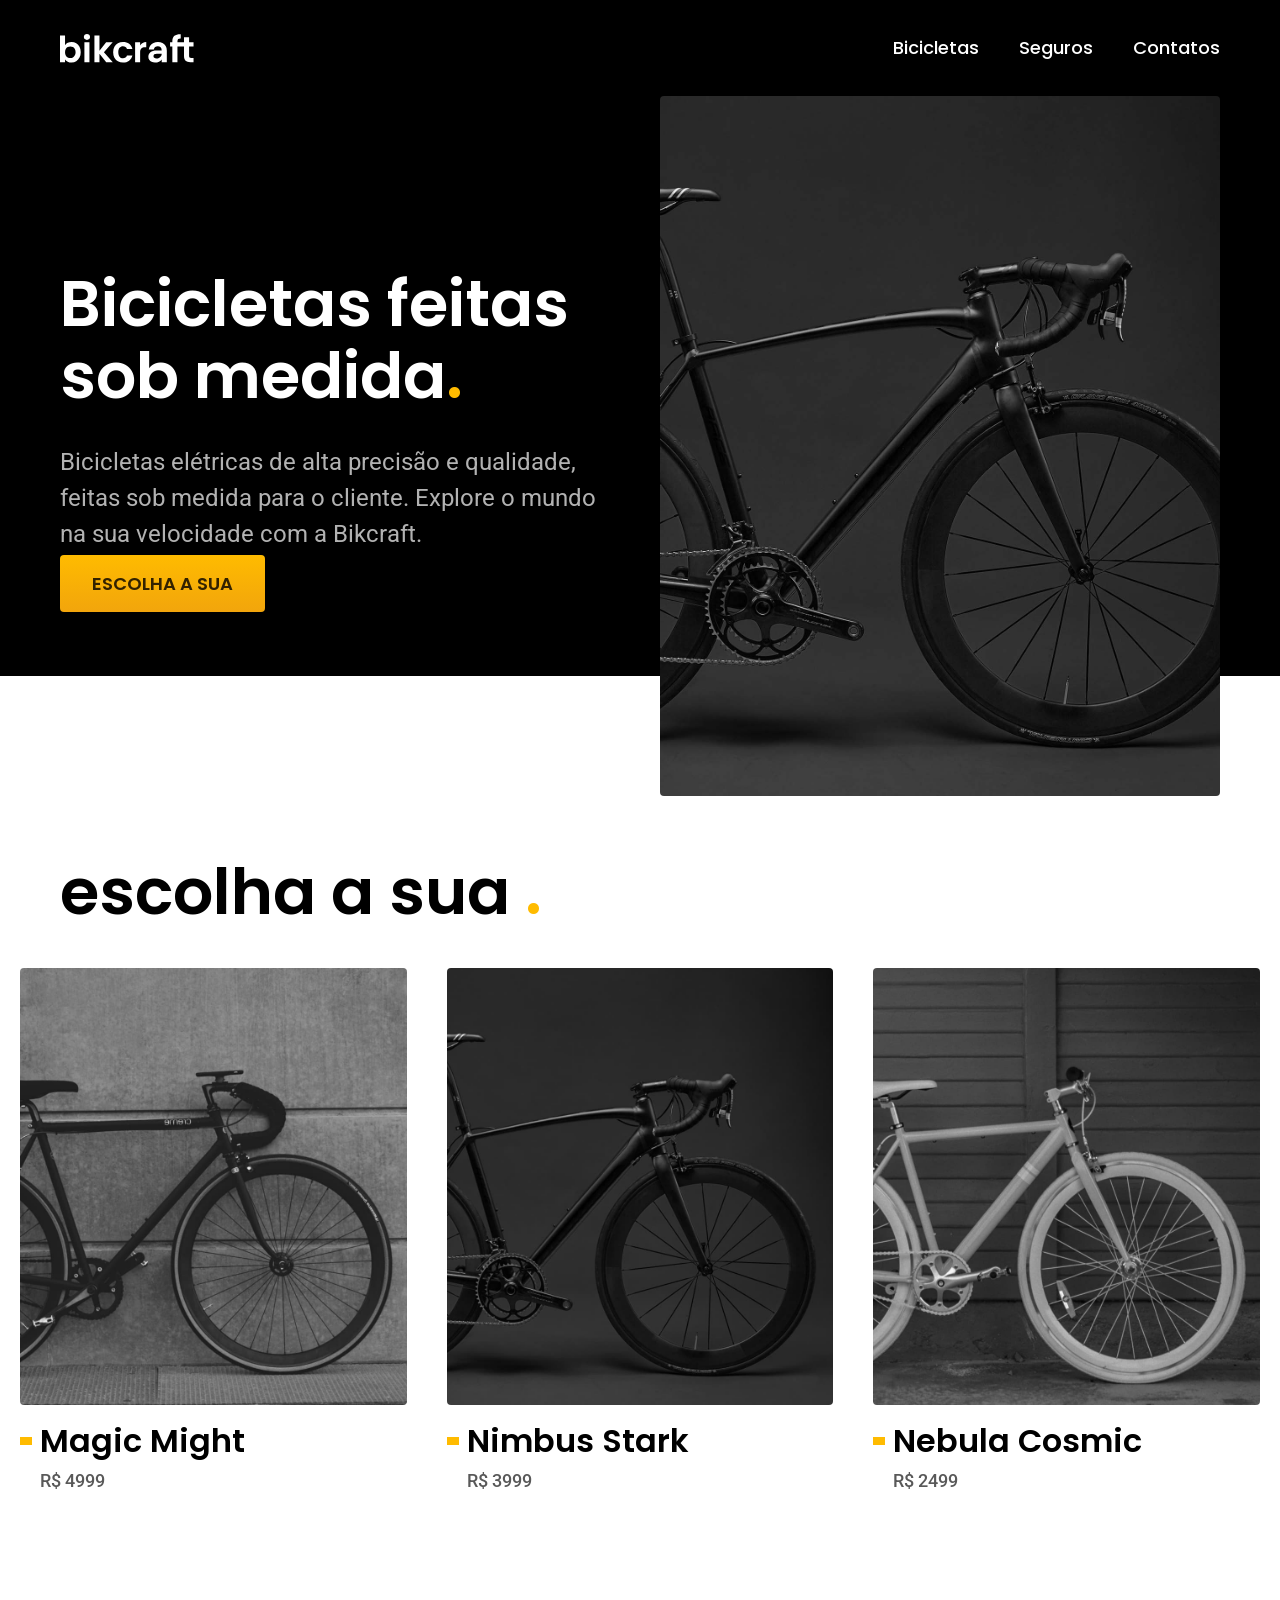
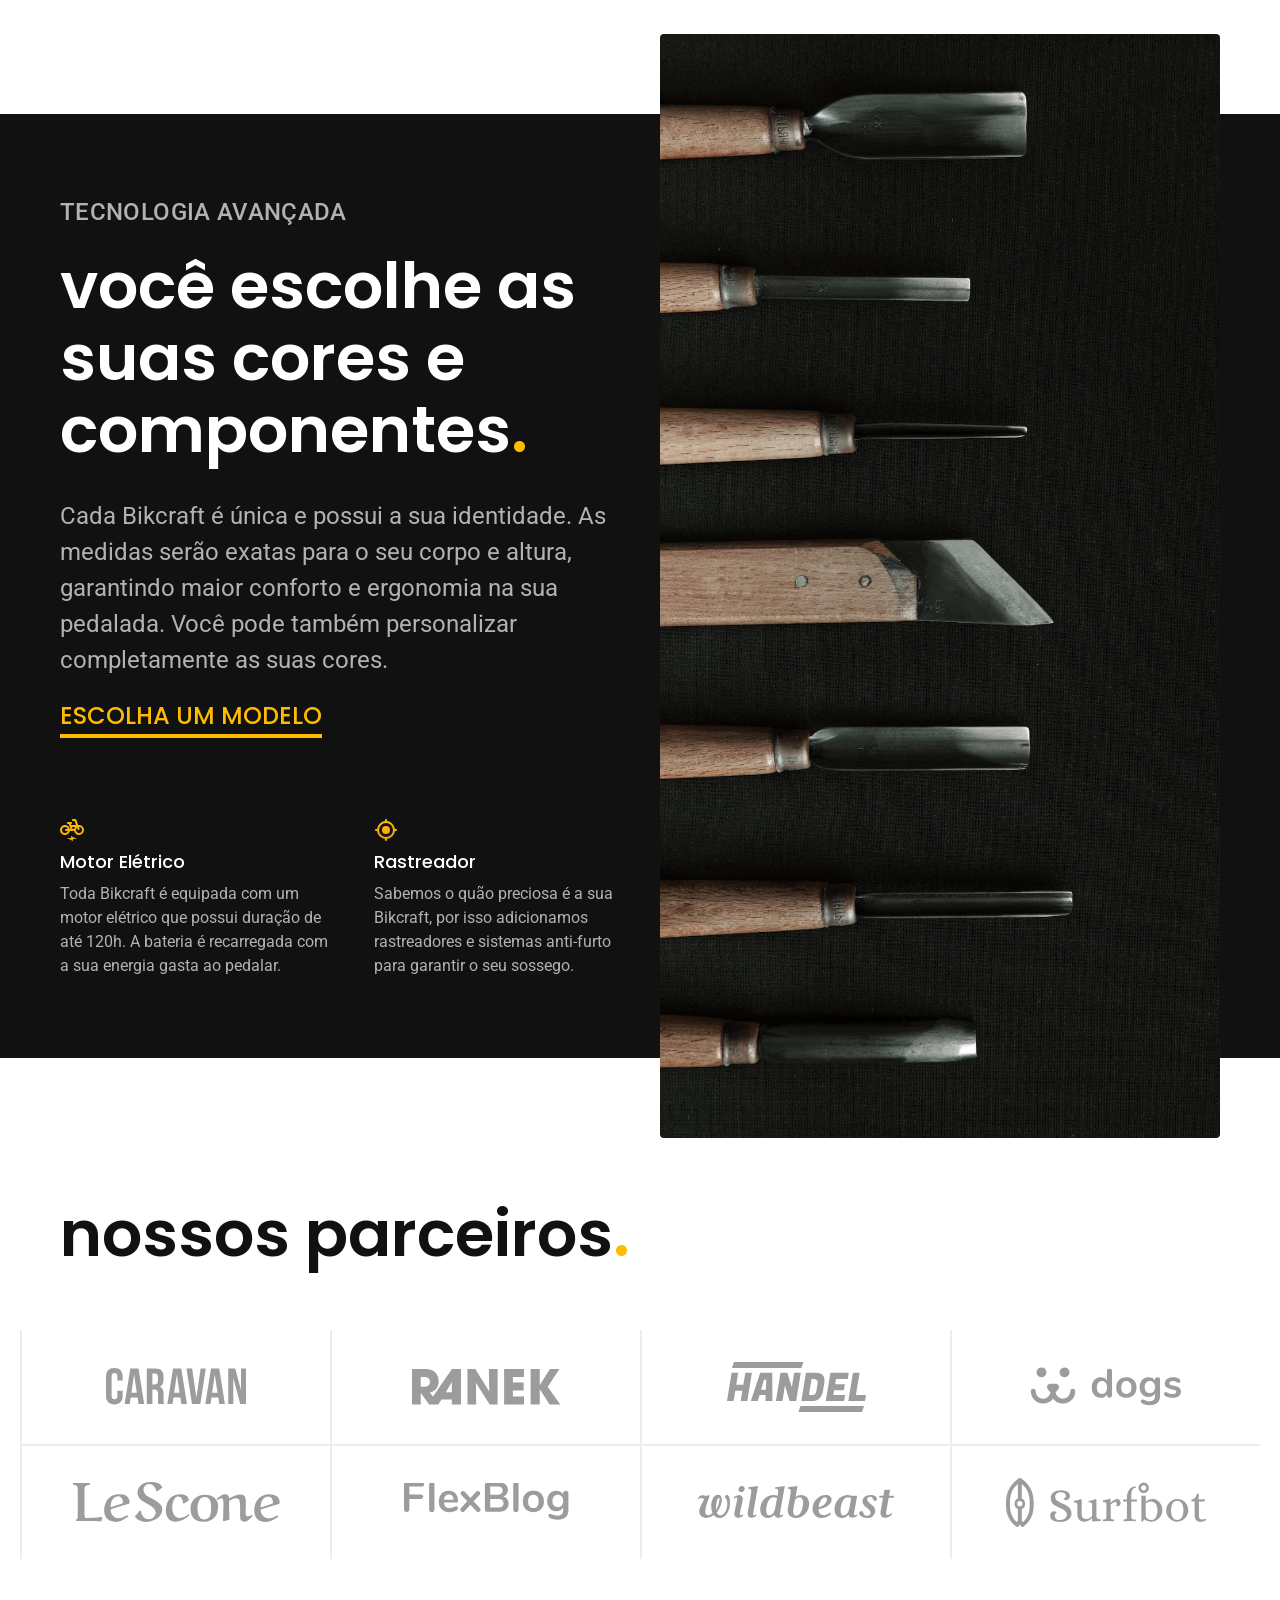
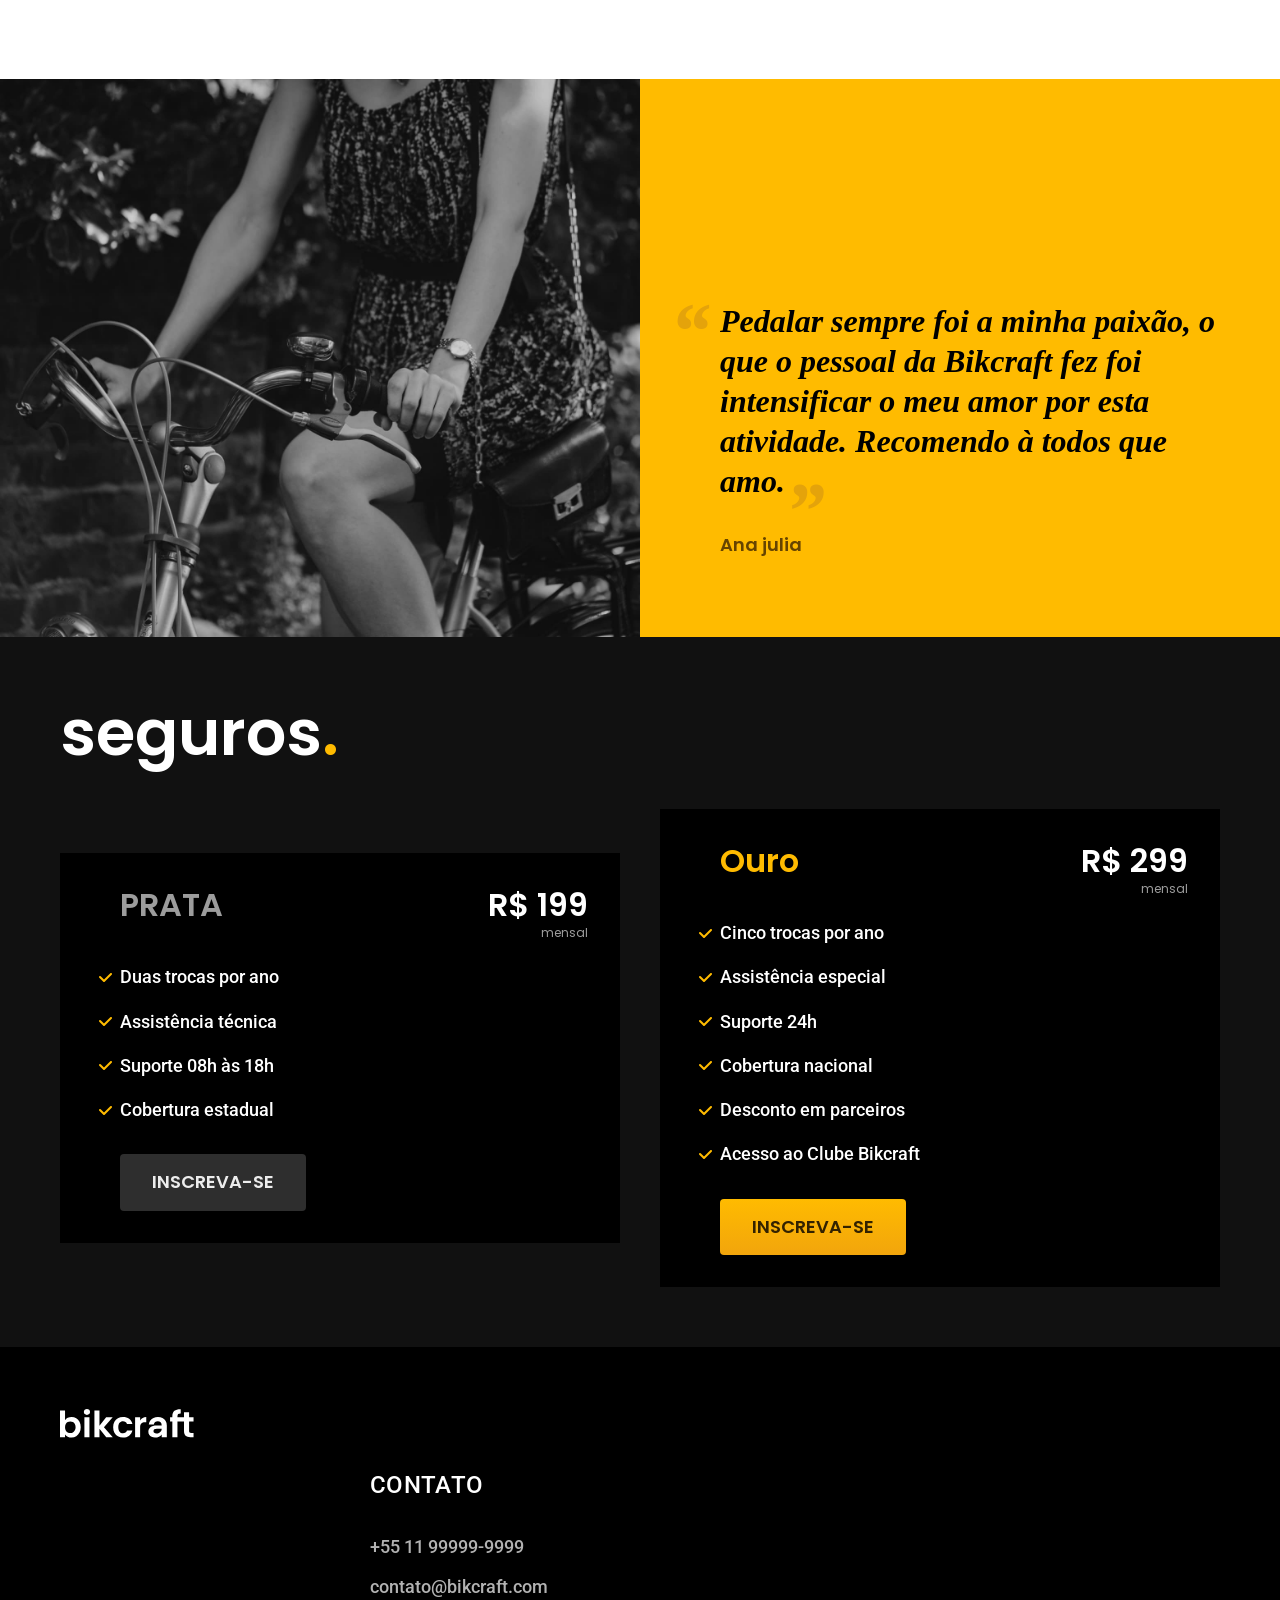
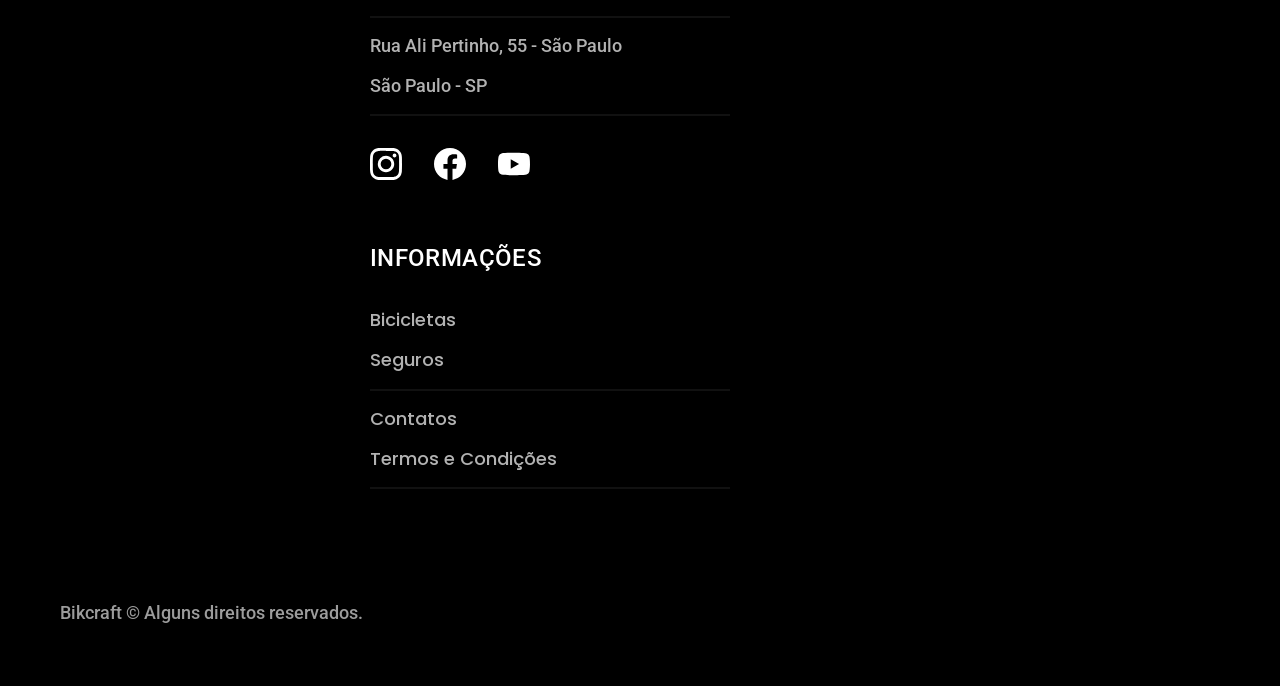
<file: index.html>
<!DOCTYPE html>
<html lang="pt-br">

<head>
  <meta charset="UTF-8">
  <meta name="viewport" content="width=device-width, initial-scale=1.0">
  <title>Bikcraft - Bicicletas Elétricas</title>
  <link rel="stylesheet" href="./css/style.css">
</head>

<body>
  <header class="header-bg">
    <div class="header container">
      <a href="./">
        <img src="./img/bikcraft.svg" alt="Bikcraft">
      </a>

      <nav aria-label="primaria">
        <ul class="header-menu font-1-m cor-0">
          <li><a href="./bicicletas.html">Bicicletas</a></li>
          <li><a href="./seguros.html">Seguros</a></li>
          <li><a href="./contatos.html">Contatos</a></li>
        </ul>
      </nav>
    </div>
  </header>
  <main class="introducao-bg">
    <div class="introducao container">
      <div class="introducao-conteudo">
        <h1 class="font-1-xxl">Bicicletas feitas sob medida<span>.</span></h1>
        <p class="font-2-l">Bicicletas elétricas de alta precisão e qualidade, feitas sob medida para o cliente. Explore o mundo na sua velocidade com a Bikcraft.</p>
        <a class="botao" href="./bicicletas.html"> Escolha a sua</a>
      </div>
      <div>
        <img src="./img/fotos/introducao.jpg" alt="Bicicleta elétrica preta.">
      </div>
    </div>
  </main>
  <article class="bicicletas-lista">
    <h2 class="container font-1-xxl">escolha a sua <span class="cor-p1">.</span></h2>
    <ul>
      <li>
        <a href="./bicicletas/magic.html">
          <img src="./img/bicicletas/magic-home.jpg" alt="Bicicleta preta">
          <h3 class="font-1-xl">Magic Might</h3>
          <span class="font-2-m cor-8">R$ 4999</span>
        </a>
      </li>
      <li>
        <a href="./bicicletas/nimbus.html">
          <img src="./img/bicicletas/nimbus-home.jpg" alt="Bicicleta preta">
          <h3 class="font-1-xl">Nimbus Stark</h3>
          <span class="font-2-m cor-8">R$ 3999</span>
        </a>
      </li>
      <li>
        <a href="./bicicletas/nebula.html">
          <img src="./img/bicicletas/nebula-home.jpg" alt="Bicicleta preta">
          <h3 class="font-1-xl">Nebula Cosmic</h3>
          <span class="font-2-m cor-8">R$ 2499</span>
        </a>
      </li>
    </ul>
  </article>

  <article class="tecnologia-bg">
    <div class="tecnologia container">
      <div class="tecnologia-conteudo">
        <span class="font-2-l-b cor-5">Tecnologia Avançada</span>
        <h2 class="font-1-xxl cor-0">você escolhe as suas cores e componentes<span class="cor-p1">.</span></h2>
        <p class="font-2-l cor-5">Cada Bikcraft é única e possui a sua identidade. As medidas serão exatas para o seu corpo e altura, garantindo maior conforto e ergonomia na sua pedalada. Você pode também personalizar completamente as suas cores.</p>
        <a class="link" href="./bicicletas.html">Escolha um Modelo</a>
        <div class="tecnologia-vantagens">
          <div>
            <img src="./img/icones/eletrica.svg" alt="">
            <h3 class="font-1-m cor-0">Motor Elétrico</h3>
            <p class="font-2-s cor-5">Toda Bikcraft é equipada com um motor elétrico que possui duração de até 120h. A bateria é recarregada com a sua energia gasta ao pedalar.</p>
          </div>
          <div>
            <img src="./img/icones/rastreador.svg" alt="">
            <h3 class="font-1-m cor-0">Rastreador</h3>
            <p class="font-2-s cor-5">Sabemos o quão preciosa é a sua Bikcraft, por isso adicionamos rastreadores e sistemas anti-furto para garantir o seu sossego.</p>
          </div>
        </div>
      </div>
      <div class="tecnologia-imagem">
        <img src="./img/fotos/tecnologia.jpg" alt="">
      </div>
    </div>
  </article>

  <section class="parceiros" aria-label="nossos parceiros">
    <h2 class="container font-1-xxl cor-11 ">nossos parceiros<span class="cor-p1">.</span></h2>
    <ul>
      <li><img src="./img/parceiros/caravan.svg" alt="caravan"></li>
      <li><img src="./img/parceiros/ranek.svg" alt="renek"></li>
      <li><img src="./img/parceiros/handel.svg" alt="handel"></li>
      <li><img src="./img/parceiros/dogs.svg" alt="dogs"></li>
      <li><img src="./img/parceiros/lescone.svg" alt="lescone"></li>
      <li><img src="./img/parceiros/flexblog.svg" alt="flexblog"></li>
      <li><img src="./img/parceiros/wildbeast.svg" alt="wildbeast"></li>
      <li><img src="./img/parceiros/surfbot.svg" alt="surfbot"></li>
    </ul>
  </section>

  <section class="depoimento" aria-label="Depoimento">
    <div>
      <img src="./img/fotos/depoimento.jpg" alt="pessoa pedalandouma Bicicleta Bikcraft">
    </div>
    <div class="depoimento-conteudo">
      <blockquote class="font-1-xl cor-p5">
        <p>Pedalar sempre foi a minha paixão, o que o pessoal da Bikcraft fez foi intensificar o meu amor por esta atividade. Recomendo à todos que amo.</p>
      </blockquote>
      <span class="font-1-m-b cor-p4">Ana julia</span>
    </div>
  </section>

  <article class="seguros-bg">
    <div class="seguros container">
      <h2 class="font-1-xxl cor-0">seguros<span class="cor-p1">.</span></h2>
      <div class="seguros-item">
        <h3 class="font-1-xl cor-6">PRATA</h3>
        <span class="font-1-xl cor-0">R$ 199 <span class="font-1-xs cor-6">mensal</span></span>
        <ul class="font-2-m cor-0">
          <li>Duas trocas por ano</li>
          <li>Assistência técnica</li>
          <li>Suporte 08h às 18h</li>
          <li>Cobertura estadual</li>
        </ul>
        <a class="botao segundario" href="./orcamentos.html">Inscreva-se</a>
      </div>
      <div class="seguros-item">
        <h3 class="font-1-xl cor-p1">Ouro</h3>
        <span class="font-1-xl cor-0">R$ 299 <span class="font-1-xs cor-6">mensal</span></span>
        <ul class="font-2-m cor-0">
          <li>Cinco trocas por ano</li>
          <li>Assistência especial</li>
          <li>Suporte 24h</li>
          <li>Cobertura nacional</li>
          <li>Desconto em parceiros</li>
          <li>Acesso ao Clube Bikcraft</li>
        </ul>
        <a class="botao" href="./orcamentos.html">Inscreva-se</a>
      </div>
    </div>
  </article>

  <footer class="footer-bg">
    <div class="footer container">
      <img src="./img/bikcraft.svg" alt="Bikcraft">
      <div class="footer-contato">
        <h3 class="font-2-l-b cor-0">Contato</h3>
        <ul class="font-2-m cor-5">
          <li><a href="tel:+5511999999999"></a>+55 11 99999-9999</li>
          <li><a href="mailto:contato@bikcraft.com">contato@bikcraft.com</a></li>
          <li>Rua Ali Pertinho, 55 - São Paulo </li>
          <li>São Paulo - SP</li>
        </ul>
        <div class="footer-redes">
          <a href="./">
            <img src="./img/redes/instagram.svg" alt="Instagram">
          </a>
          <a href="./">
            <img src="./img/redes/facebook.svg" alt="facebook">
          </a>
          <a href="./">
            <img src="./img/redes/youtube.svg" alt="youtube">
          </a>
        </div>
        <div class="footer-informacoes">
          <h3 class="font-2-l-b cor-0">Informações</h3>
          <nav>
            <ul class="font-1-m cor-5">
              <li><a href="./bicicletas.html">Bicicletas</a></li>
              <li><a href="./seguros.html">Seguros</a></li>
              <li><a href="./contatos.html">Contatos</a></li>
              <li><a href="./termos.html">Termos e Condições</a></li>
            </ul>
          </nav>
        </div>
      </div>
      <p class="footer-copy font-2-m cor-6">Bikcraft © Alguns direitos reservados.</p>
    </div>
  </footer>
</body>

</html>
</file>
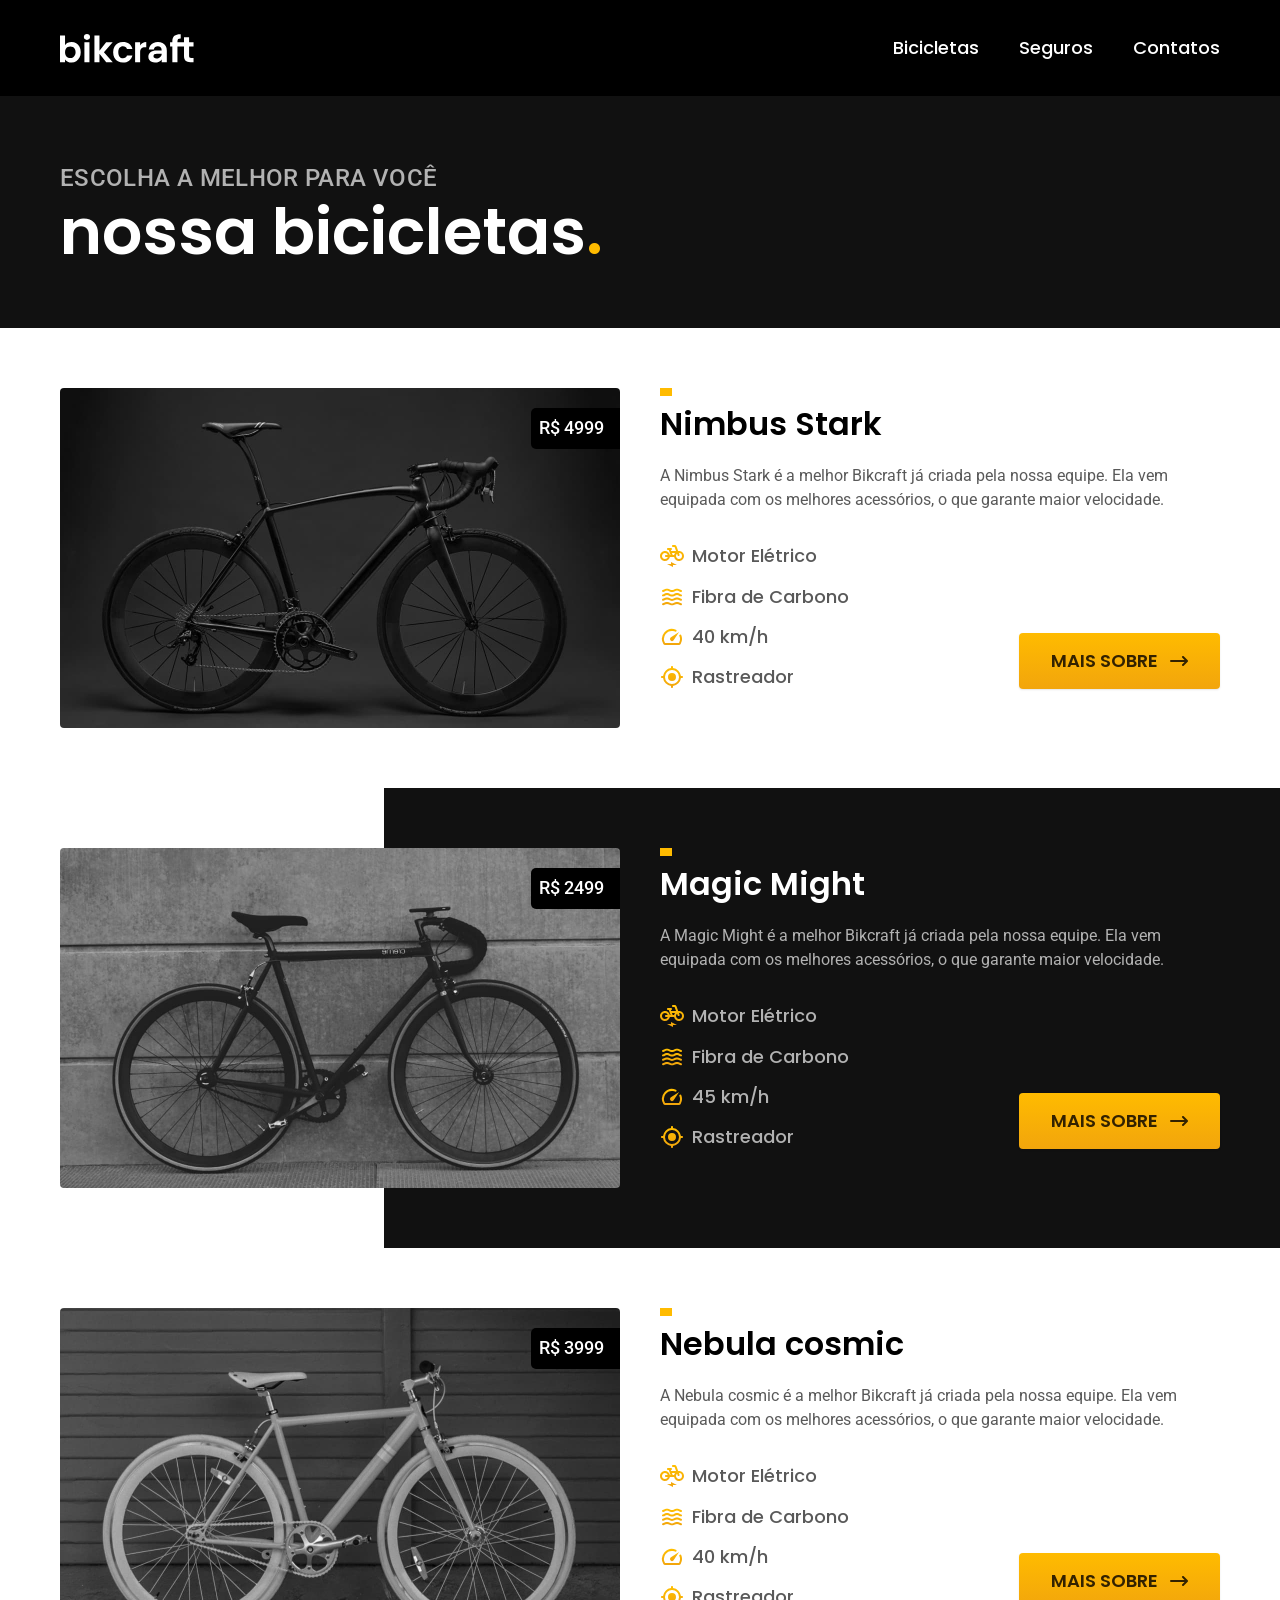
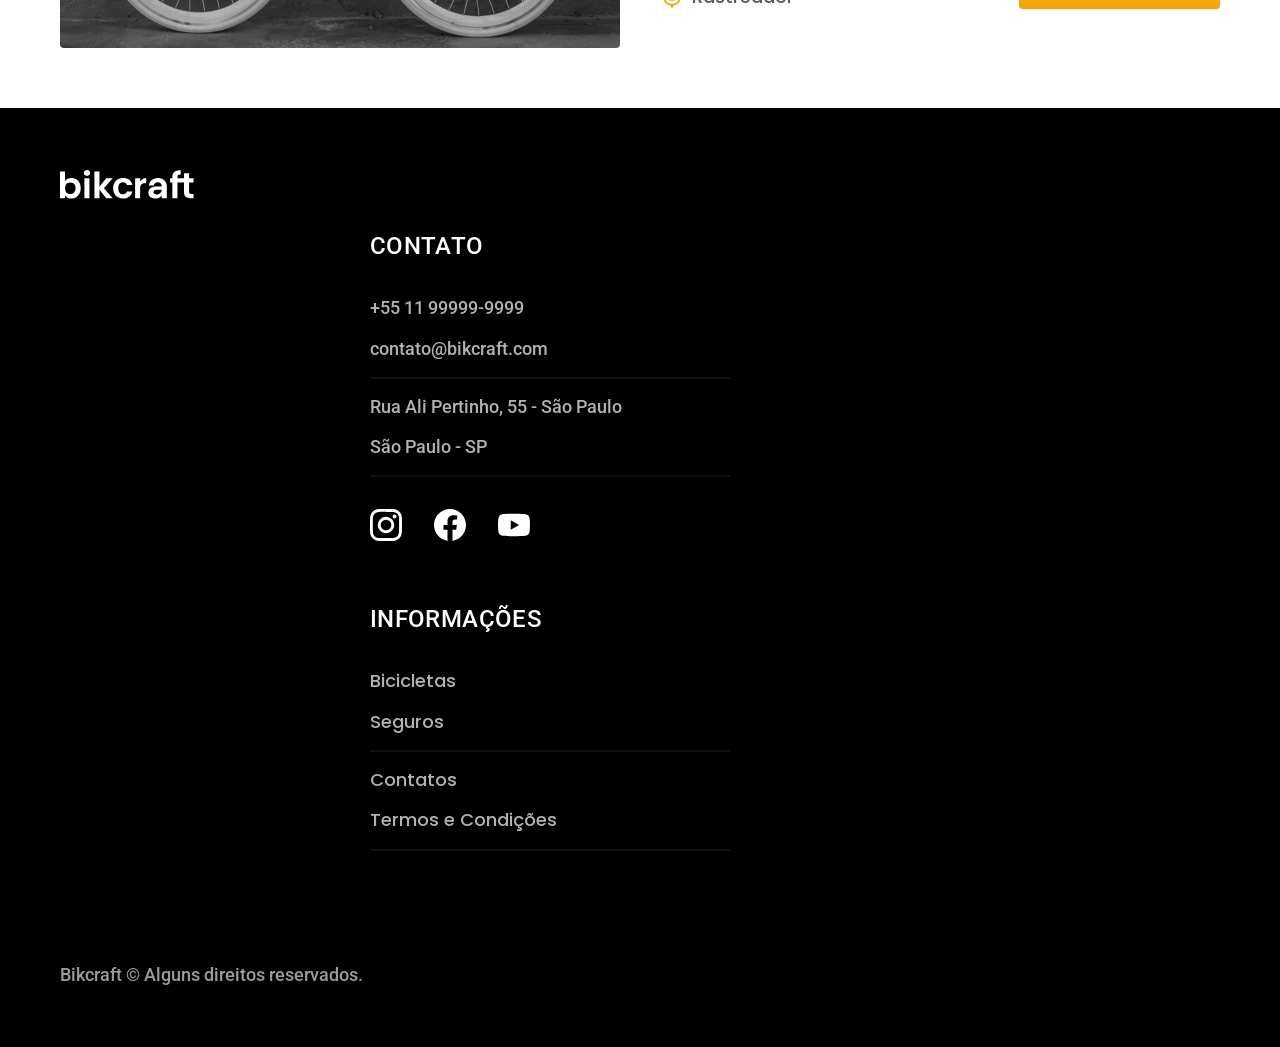
<file: bicicletas.html>
<!DOCTYPE html>
<html lang="pt-br">

<head>
  <meta charset="UTF-8">
  <meta name="viewport" content="width=device-width, initial-scale=1.0">
  <title> Termos e Condições Bikcraft</title>
  <link rel="stylesheet" href="./css/style.css">
</head>

<body id="bicicletas">
  <header class="header-bg">
    <div class="header container">
      <a href="./">
        <img src="./img/bikcraft.svg" alt="Bikcraft">
      </a>

      <nav aria-label="primaria">
        <ul class="header-menu font-1-m cor-0">
          <li><a href="./bicicletas.html">Bicicletas</a></li>
          <li><a href="./seguros.html">Seguros</a></li>
          <li><a href="./contatos.html">Contatos</a></li>
        </ul>
      </nav>
    </div>
  </header>

  <main>
    <div class="titulo-bg">
      <div class="titulo container">
        <p class="font-2-l-b cor-5"> Escolha a melhor para você </p>
        <h1 class="font-1-xxl cor-0">nossa bicicletas<span class="cor-p1">.</span></h1>
      </div>
    </div>
    <div class="bicicletas-bg">
      <div class="bicicletas container">
        <div class="bicicletas-imagem">
          <img src="./img/bicicletas/nimbus.jpg" alt="bicicletas nimbus">
          <span class="font-2-m cor-0">R$ 4999</span>
        </div>
        <div class="bicicletas-conteudo">
          <h2 class="font-1-xl"> Nimbus Stark</h2>
          <p class="font-2-s cor-8">A Nimbus Stark é a melhor Bikcraft já criada pela nossa equipe. Ela vem equipada com os melhores acessórios, o que garante maior velocidade.</p>
          <ul class="font-1-m cor-8">
            <li>
              <img src="./img/icones/eletrica.svg" alt="">
              Motor Elétrico
            </li>
            <li>
              <img src="./img/icones/carbono.svg" alt="">
              Fibra de Carbono
            </li>
            <li>
              <img src="./img/icones/velocidade.svg" alt="">
              40 km/h
            </li>
            <li>
              <img src="./img/icones/rastreador.svg" alt="">
              Rastreador
            </li>
          </ul>
          <a class="botao seta" href="./bicicletas/nimbus.html">Mais sobre</a>
        </div>
      </div>
    </div>

    <div class="bicicletas-bg">
      <div class="bicicletas container">
        <div class="bicicletas-imagem">
          <img src="./img/bicicletas/magic.jpg" alt="bicicletas nimbus">
          <span class="font-2-m cor-0">R$ 2499</span>
        </div>
        <div class="bicicletas-conteudo">
          <h2 class="font-1-xl cor-0
          "> Magic Might</h2>
          <p class="font-2-s cor-5">A Magic Might é a melhor Bikcraft já criada pela nossa equipe. Ela vem equipada com os melhores acessórios, o que garante maior velocidade.</p>
          <ul class="font-1-m cor-5">
            <li>
              <img src="./img/icones/eletrica.svg" alt="">
              Motor Elétrico
            </li>
            <li>
              <img src="./img/icones/carbono.svg" alt="">
              Fibra de Carbono
            </li>
            <li>
              <img src="./img/icones/velocidade.svg" alt="">
              45 km/h
            </li>
            <li>
              <img src="./img/icones/rastreador.svg" alt="">
              Rastreador
            </li>
          </ul>
          <a class="botao seta" href="./bicicletas/magic.html">Mais sobre</a>
        </div>
      </div>
    </div>


    <div class="bicicletas-bg">
      <div class="bicicletas container">
        <div class="bicicletas-imagem">
          <img src="./img/bicicletas/nebula.jpg" alt="bicicletas nimbus">
          <span class="font-2-m cor-0">R$ 3999</span>
        </div>
        <div class="bicicletas-conteudo">
          <h2 class="font-1-xl"> Nebula cosmic</h2>
          <p class="font-2-s cor-8">A Nebula cosmic é a melhor Bikcraft já criada pela nossa equipe. Ela vem equipada com os melhores acessórios, o que garante maior velocidade.</p>
          <ul class="font-1-m cor-8">
            <li>
              <img src="./img/icones/eletrica.svg" alt="">
              Motor Elétrico
            </li>
            <li>
              <img src="./img/icones/carbono.svg" alt="">
              Fibra de Carbono
            </li>
            <li>
              <img src="./img/icones/velocidade.svg" alt="">
              40 km/h
            </li>
            <li>
              <img src="./img/icones/rastreador.svg" alt="">
              Rastreador
            </li>
          </ul>
          <a class="botao seta" href="./bicicletas/nebula.html">Mais sobre</a>
        </div>
      </div>
    </div>



  </main>

  <footer class="footer-bg">
    <div class="footer container">
      <img src="./img/bikcraft.svg" alt="Bikcraft">
      <div class="footer-contato">
        <h3 class="font-2-l-b cor-0">Contato</h3>
        <ul class="font-2-m cor-5">
          <li><a href="tel:+5511999999999"></a>+55 11 99999-9999</li>
          <li><a href="mailto:contato@bikcraft.com">contato@bikcraft.com</a></li>
          <li>Rua Ali Pertinho, 55 - São Paulo </li>
          <li>São Paulo - SP</li>
        </ul>
        <div class="footer-redes">
          <a href="./">
            <img src="./img/redes/instagram.svg" alt="Instagram">
          </a>
          <a href="./">
            <img src="./img/redes/facebook.svg" alt="facebook">
          </a>
          <a href="./">
            <img src="./img/redes/youtube.svg" alt="youtube">
          </a>
        </div>
        <div class="footer-informacoes">
          <h3 class="font-2-l-b cor-0">Informações</h3>
          <nav>
            <ul class="font-1-m cor-5">
              <li><a href="./bicicletas.html">Bicicletas</a></li>
              <li><a href="./seguros.html">Seguros</a></li>
              <li><a href="./contatos.html">Contatos</a></li>
              <li><a href="./contatos.html">Termos e Condições</a></li>
            </ul>
          </nav>
        </div>
      </div>
      <p class="footer-copy font-2-m cor-6">Bikcraft © Alguns direitos reservados.</p>
    </div>
  </footer>
</body>

</html>
</file>
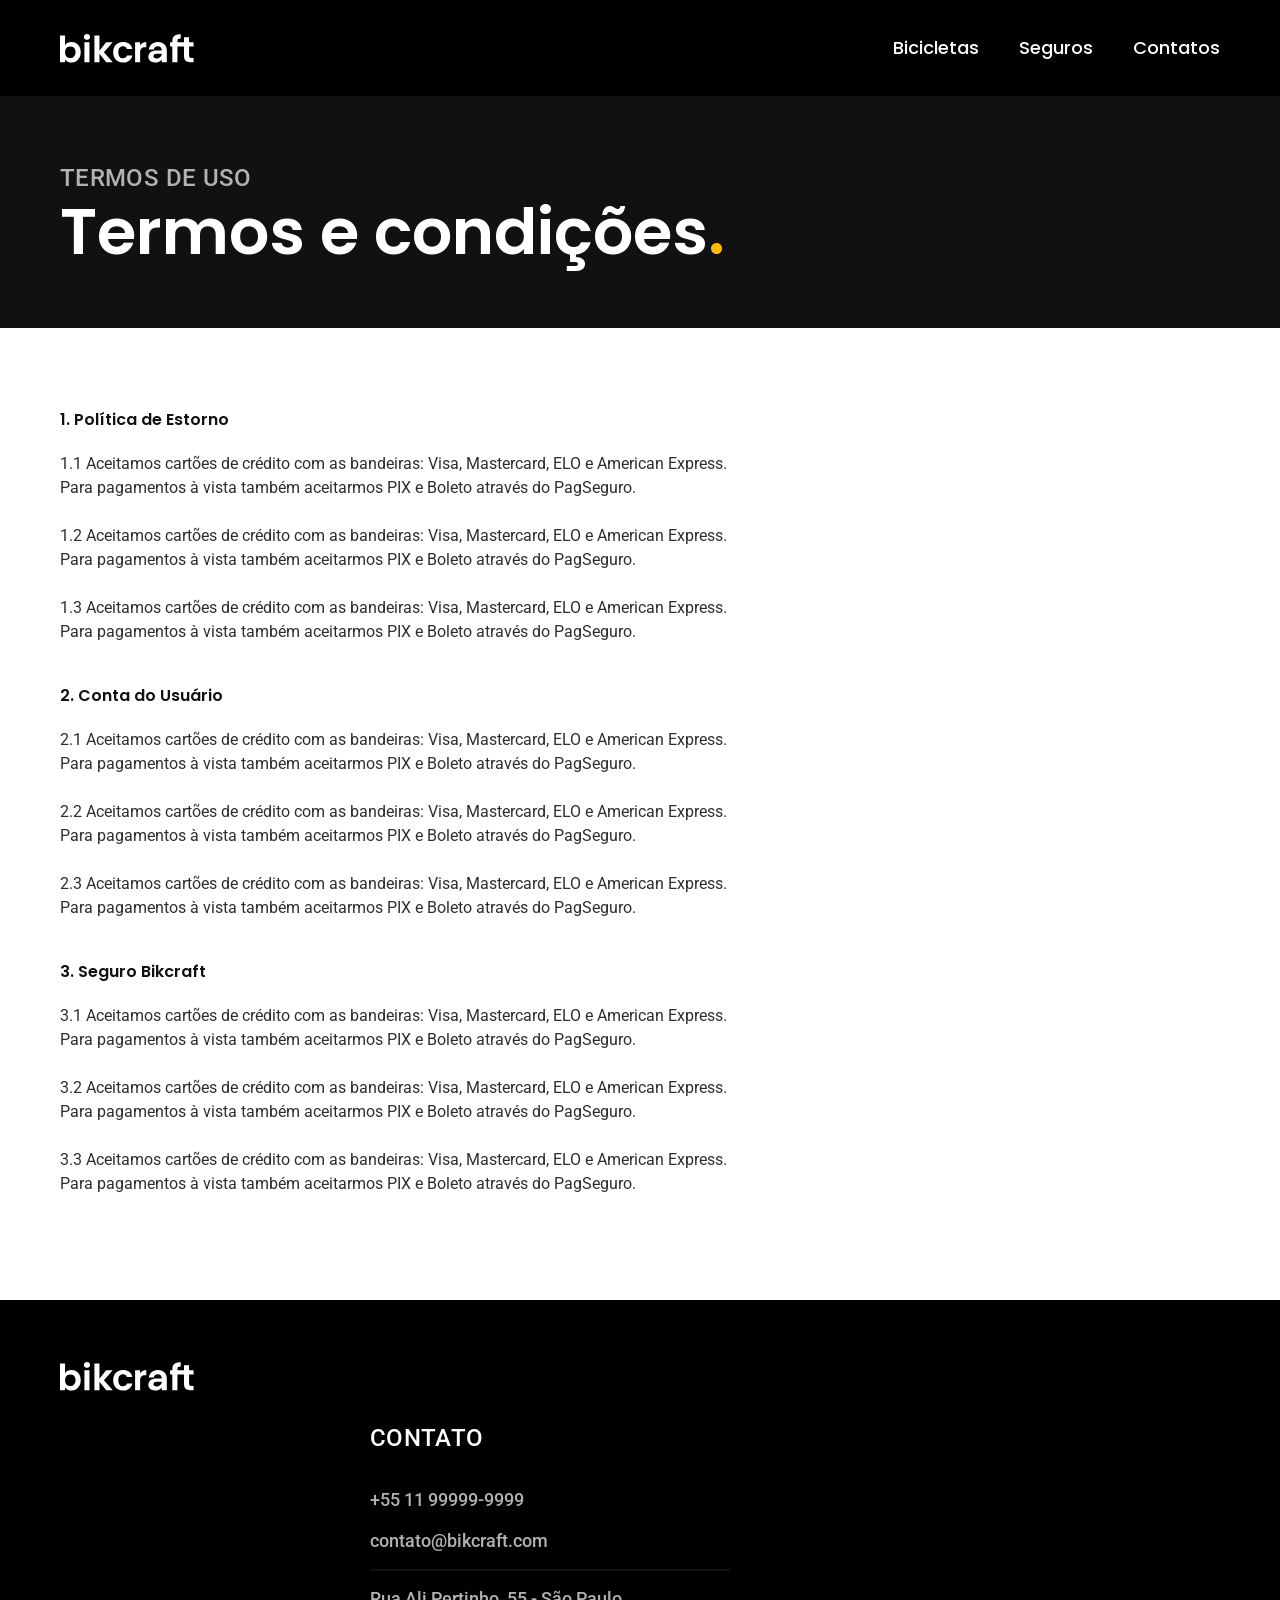
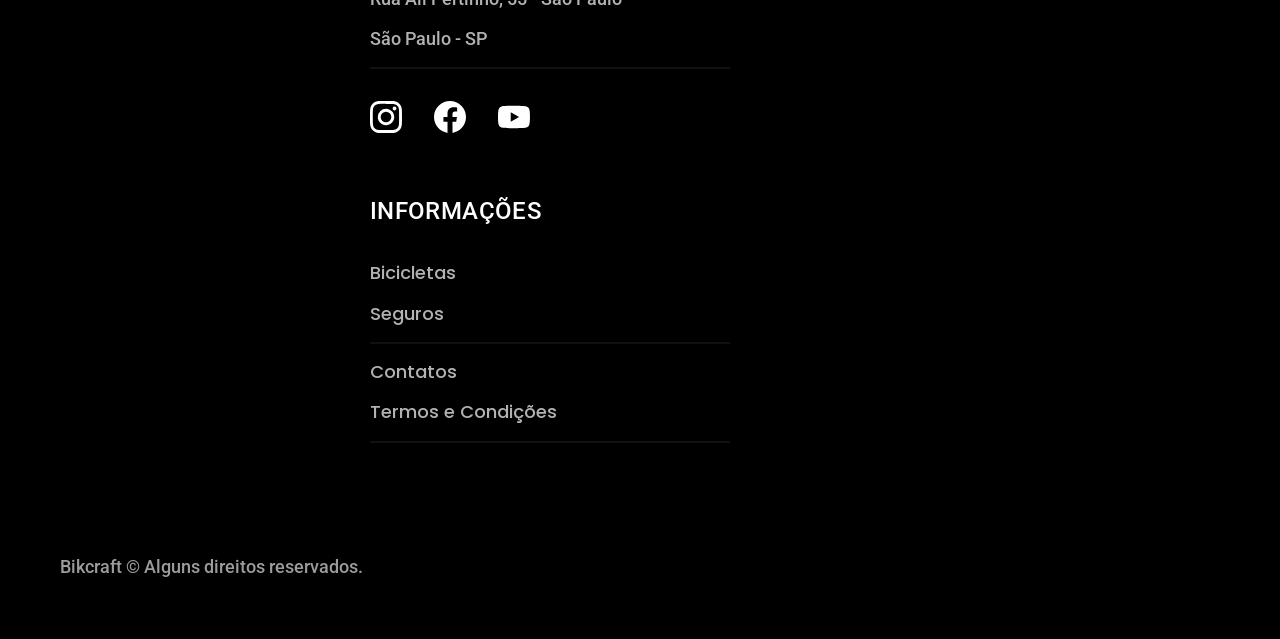
<file: termos.html>
<!DOCTYPE html>
<html lang="pt-br">

<head>
  <meta charset="UTF-8">
  <meta name="viewport" content="width=device-width, initial-scale=1.0">
  <title> Termos e Condições Bikcraft</title>
  <link rel="stylesheet" href="./css/style.css">
</head>

<body id="termos">
  <header class="header-bg">
    <div class="header container">
      <a href="./">
        <img src="./img/bikcraft.svg" alt="Bikcraft">
      </a>

      <nav aria-label="primaria">
        <ul class="header-menu font-1-m cor-0">
          <li><a href="./bicicletas.html">Bicicletas</a></li>
          <li><a href="./seguros.html">Seguros</a></li>
          <li><a href="./contatos.html">Contatos</a></li>
        </ul>
      </nav>
    </div>
  </header>

  <main>
    <div class="titulo-bg">
      <div class="titulo container">
        <p class="font-2-l-b cor-5">Termos de uso</p>
        <h1 class="font-1-xxl cor-0">Termos e condições<span class="cor-p1">.</span></h1>
      </div>
    </div>

    <div class="termos font-2-s cor-10 container">
      <h2 class="font-1-l cor-11">1. Política de Estorno</h2>
      <p>1.1 Aceitamos cartões de crédito com as bandeiras: Visa, Mastercard, ELO e American Express. Para pagamentos à vista também aceitarmos PIX e Boleto através do PagSeguro.</p>
      <p>1.2 Aceitamos cartões de crédito com as bandeiras: Visa, Mastercard, ELO e American Express. Para pagamentos à vista também aceitarmos PIX e Boleto através do PagSeguro.</p>
      <p>1.3 Aceitamos cartões de crédito com as bandeiras: Visa, Mastercard, ELO e American Express. Para pagamentos à vista também aceitarmos PIX e Boleto através do PagSeguro.</p>
      <h2 class="font-1-l cor-11">2. Conta do Usuário</h2>
      <p>2.1 Aceitamos cartões de crédito com as bandeiras: Visa, Mastercard, ELO e American Express. Para pagamentos à vista também aceitarmos PIX e Boleto através do PagSeguro.</p>
      <p>2.2 Aceitamos cartões de crédito com as bandeiras: Visa, Mastercard, ELO e American Express. Para pagamentos à vista também aceitarmos PIX e Boleto através do PagSeguro.</p>
      <p>2.3 Aceitamos cartões de crédito com as bandeiras: Visa, Mastercard, ELO e American Express. Para pagamentos à vista também aceitarmos PIX e Boleto através do PagSeguro.</p>
      <h2 class="font-1-l cor-11">3. Seguro Bikcraft</h2>
      <p>3.1 Aceitamos cartões de crédito com as bandeiras: Visa, Mastercard, ELO e American Express. Para pagamentos à vista também aceitarmos PIX e Boleto através do PagSeguro.</p>
      <p>3.2 Aceitamos cartões de crédito com as bandeiras: Visa, Mastercard, ELO e American Express. Para pagamentos à vista também aceitarmos PIX e Boleto através do PagSeguro.</p>
      <p>3.3 Aceitamos cartões de crédito com as bandeiras: Visa, Mastercard, ELO e American Express. Para pagamentos à vista também aceitarmos PIX e Boleto através do PagSeguro.</p>
    </div>

  </main>

  <footer class="footer-bg">
    <div class="footer container">
      <img src="./img/bikcraft.svg" alt="Bikcraft">
      <div class="footer-contato">
        <h3 class="font-2-l-b cor-0">Contato</h3>
        <ul class="font-2-m cor-5">
          <li><a href="tel:+5511999999999"></a>+55 11 99999-9999</li>
          <li><a href="mailto:contato@bikcraft.com">contato@bikcraft.com</a></li>
          <li>Rua Ali Pertinho, 55 - São Paulo </li>
          <li>São Paulo - SP</li>
        </ul>
        <div class="footer-redes">
          <a href="./">
            <img src="./img/redes/instagram.svg" alt="Instagram">
          </a>
          <a href="./">
            <img src="./img/redes/facebook.svg" alt="facebook">
          </a>
          <a href="./">
            <img src="./img/redes/youtube.svg" alt="youtube">
          </a>
        </div>
        <div class="footer-informacoes">
          <h3 class="font-2-l-b cor-0">Informações</h3>
          <nav>
            <ul class="font-1-m cor-5">
              <li><a href="./bicicletas.html">Bicicletas</a></li>
              <li><a href="./seguros.html">Seguros</a></li>
              <li><a href="./contatos.html">Contatos</a></li>
              <li><a href="./contatos.html">Termos e Condições</a></li>
            </ul>
          </nav>
        </div>
      </div>
      <p class="footer-copy font-2-m cor-6">Bikcraft © Alguns direitos reservados.</p>
    </div>
  </footer>
</body>

</html>
</file>
<file: css/style.css>
@import "./global/global.css";
@import "./global/header.css";
@import "./global/footer.css";

/* Home */
@import "./home/intriducao.css";
@import "./home/tecnologia.css";
@import "./home/parceiros.css";
@import "./home/depoimento.css";

/* seguros */
@import "./seguros/seguros.css";
@import "./termos/termos.css";

/* Utilidades */
@import "./utilidades/componentes.css";
@import "./utilidades/tipografia.css";
@import "./utilidades/cores.css";

/* Bicicletas */
@import "./bicicletas/bicicletas-lista.css";
@import "./bicicletas/bicicletas.css";
</file>
